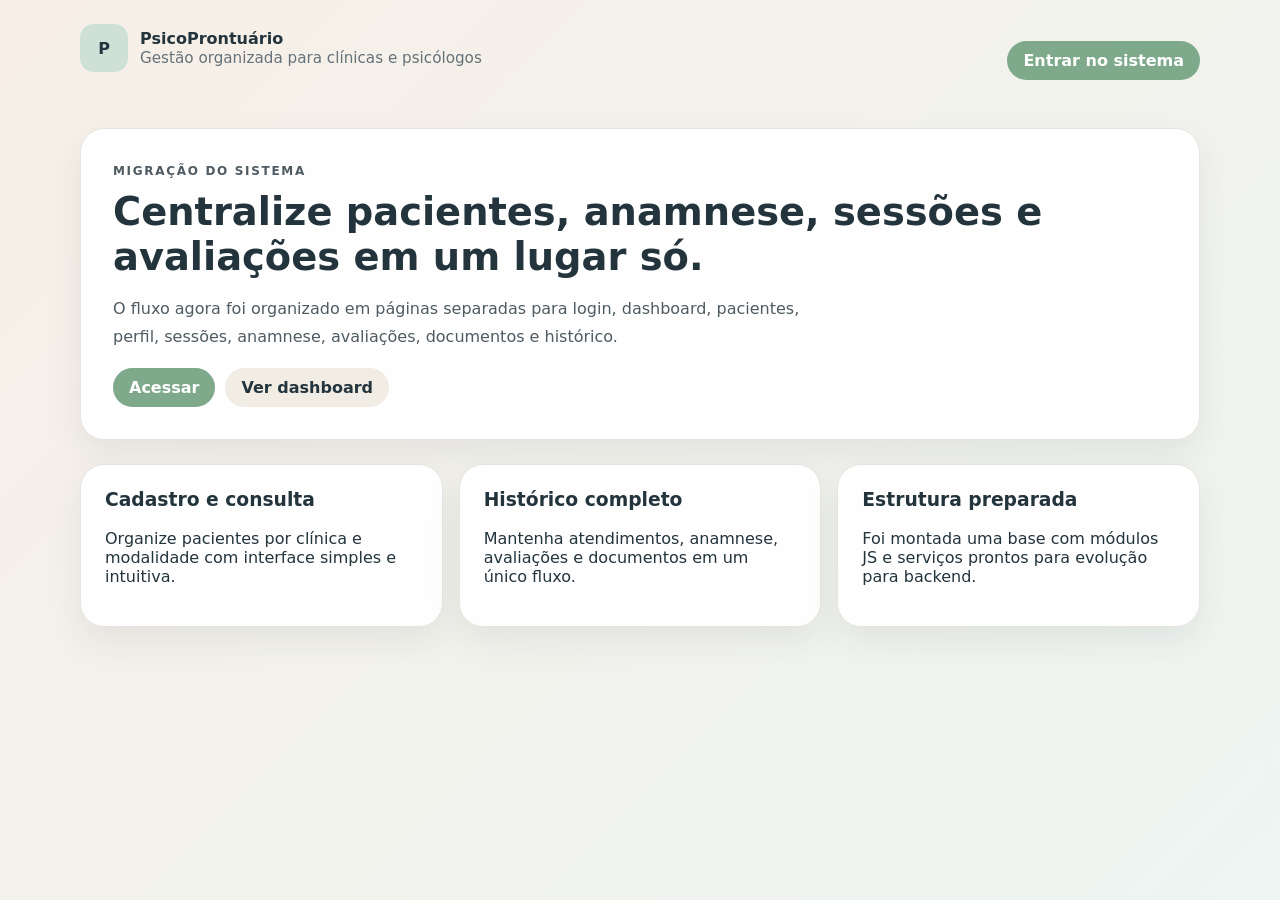
<file: index.html>
<!DOCTYPE html>
<html lang="pt-BR">
<head>
  <meta charset="UTF-8" />
  <meta name="viewport" content="width=device-width, initial-scale=1.0" />
  <title>PsicoProntuário</title>
  <link rel="stylesheet" href="style.css" />
</head>
<body class="landing-page">
  <header class="landing-header">
    <div class="brand">
      <div class="logo-mark">P</div>
      <div>
        <strong>PsicoProntuário</strong>
        <span>Gestão organizada para clínicas e psicólogos</span>
      </div>
    </div>
    <a class="btn btn-primary" href="login.html">Entrar no sistema</a>
  </header>

  <main class="landing-shell">
    <section class="hero-card">
      <p class="eyebrow">Migração do sistema</p>
      <h1>Centralize pacientes, anamnese, sessões e avaliações em um lugar só.</h1>
      <p>O fluxo agora foi organizado em páginas separadas para login, dashboard, pacientes, perfil, sessões, anamnese, avaliações, documentos e histórico.</p>
      <div class="actions-row">
        <a class="btn btn-primary" href="login.html">Acessar</a>
        <a class="btn btn-secondary" href="dashboard.html">Ver dashboard</a>
      </div>
    </section>

    <section class="landing-grid">
      <article class="card">
        <h3>Cadastro e consulta</h3>
        <p>Organize pacientes por clínica e modalidade com interface simples e intuitiva.</p>
      </article>
      <article class="card">
        <h3>Histórico completo</h3>
        <p>Mantenha atendimentos, anamnese, avaliações e documentos em um único fluxo.</p>
      </article>
      <article class="card">
        <h3>Estrutura preparada</h3>
        <p>Foi montada uma base com módulos JS e serviços prontos para evolução para backend.</p>
      </article>
    </section>
  </main>
</body>
</html>
</file>
<file: style.css>
:root {
  color-scheme: light;
  font-family: Inter, system-ui, -apple-system, BlinkMacSystemFont, "Segoe UI", sans-serif;
  color: #23343d;
  background: #f6efe8;
}

* {
  box-sizing: border-box;
}

body {
  margin: 0;
  min-height: 100vh;
  background: linear-gradient(135deg, #f7efe7 0%, #eef5f2 100%);
  color: #23343d;
}

img {
  max-width: 100%;
}

.brand {
  display: flex;
  align-items: center;
  gap: 12px;
  margin-bottom: 24px;
}

.logo-mark {
  width: 48px;
  height: 48px;
  border-radius: 14px;
  display: grid;
  place-items: center;
  background: #cfe1d6;
  color: #23343d;
  font-weight: 700;
}

.brand strong {
  display: block;
}

.brand span {
  color: #65727a;
  font-size: 0.95rem;
}

.landing-page {
  padding: 24px;
}

.landing-header {
  display: flex;
  justify-content: space-between;
  align-items: center;
  gap: 16px;
  max-width: 1120px;
  margin: 0 auto 32px;
}

.landing-shell {
  max-width: 1120px;
  margin: 0 auto;
  display: grid;
  gap: 24px;
}

.hero-card,
.card,
.auth-card,
.summary-card,
.profile-card {
  background: rgba(255,255,255,0.95);
  border: 1px solid #e6e4de;
  border-radius: 24px;
  box-shadow: 0 14px 34px rgba(36, 52, 61, 0.08);
}

.hero-card {
  padding: 32px;
}

.hero-card h1 {
  font-size: clamp(1.8rem, 3vw, 2.6rem);
  margin: 0 0 12px;
}

.hero-card p {
  color: #4e5b62;
  line-height: 1.8;
  max-width: 700px;
}

.landing-grid {
  display: grid;
  grid-template-columns: repeat(3, minmax(0, 1fr));
  gap: 16px;
}

.card {
  padding: 24px;
}

.card h2,
.card h3,
.profile-card h2 {
  margin-top: 0;
}

.app-shell {
  display: grid;
  grid-template-columns: 260px 1fr;
  min-height: 100vh;
}

.sidebar {
  background: rgba(255,255,255,0.85);
  padding: 24px 18px;
  border-right: 1px solid #e4e1d9;
}

.side-nav {
  display: grid;
  gap: 8px;
}

.side-nav a {
  color: #23343d;
  text-decoration: none;
  padding: 10px 12px;
  border-radius: 10px;
  font-weight: 600;
}

.side-nav a.active,
.side-nav a:hover {
  background: #e5f1e7;
}

.content {
  padding: 24px;
}

.page-header {
  display: flex;
  justify-content: space-between;
  align-items: center;
  gap: 16px;
  margin-bottom: 20px;
}

.user-bar {
  display: flex;
  align-items: center;
  gap: 10px;
}

.eyebrow {
  margin: 0 0 6px;
  text-transform: uppercase;
  letter-spacing: 0.14em;
  font-size: 0.75rem;
  font-weight: 700;
  color: #7a8d7f;
}

.stats-grid {
  display: grid;
  grid-template-columns: repeat(5, minmax(0, 1fr));
  gap: 16px;
  margin-bottom: 20px;
}

.summary-card {
  padding: 22px;
  cursor: pointer;
}

.summary-card h3 {
  font-size: 1.8rem;
  margin: 0 0 6px;
}

.summary-card p {
  margin: 0;
  color: #5d6b72;
}

.summary-card.compact {
  cursor: default;
}

.btn {
  border: none;
  border-radius: 999px;
  padding: 10px 16px;
  font-weight: 700;
  cursor: pointer;
  text-decoration: none;
  display: inline-flex;
  align-items: center;
  justify-content: center;
}

.btn-primary {
  background: #7ea98b;
  color: #fff;
}

.btn-secondary {
  background: #f1ece4;
  color: #23343d;
}

.actions-row {
  display: flex;
  gap: 10px;
  flex-wrap: wrap;
  margin-top: 16px;
}

.stack-form {
  display: grid;
  gap: 14px;
}

.field-row {
  display: flex;
  flex-direction: column;
  gap: 8px;
}

.field-row.split {
  display: grid;
  grid-template-columns: repeat(2, minmax(0, 1fr));
  gap: 14px;
}

.field-row input,
.field-row select,
.field-row textarea {
  border: 1px solid #d7d9dc;
  border-radius: 12px;
  padding: 12px 14px;
  font: inherit;
  background: #fcfbf8;
}

.list-stack {
  display: grid;
  gap: 12px;
}

.card-list-item {
  display: flex;
  justify-content: space-between;
  align-items: center;
  gap: 12px;
  padding: 16px 18px;
  background: #f8f4eb;
  border-radius: 16px;
}

.card-list-item h3 {
  margin: 0 0 6px;
}

.empty-state {
  padding: 16px;
  border-radius: 14px;
  background: #f4efe8;
  color: #59646a;
}

.profile-card {
  padding: 24px;
}

.stats-grid {
  display: grid;
  grid-template-columns: repeat(4, minmax(0, 1fr));
  gap: 14px;
  margin-top: 18px;
}

.auth-page {
  display: grid;
  place-items: center;
  padding: 24px;
}

.auth-card {
  width: min(100%, 440px);
  padding: 32px;
}

.message {
  min-height: 20px;
  color: #7a8d7f;
  margin-top: 12px;
}

@media (max-width: 1080px) {
  .stats-grid {
    grid-template-columns: repeat(3, minmax(0, 1fr));
  }
}

@media (max-width: 880px) {
  .app-shell {
    grid-template-columns: 1fr;
  }

  .sidebar {
    border-right: none;
    border-bottom: 1px solid #e4e1d9;
  }

  .landing-grid {
    grid-template-columns: 1fr;
  }

  .stats-grid,
  .field-row.split {
    grid-template-columns: 1fr;
  }
}

@media (max-width: 680px) {
  .landing-page,
  .content {
    padding: 16px;
  }

  .landing-header,
  .page-header {
    flex-direction: column;
    align-items: flex-start;
  }

  .hero-card,
  .card,
  .auth-card,
  .summary-card,
  .profile-card {
    padding: 18px;
  }

  .stats-grid {
    grid-template-columns: 1fr;
  }
}
</file>
